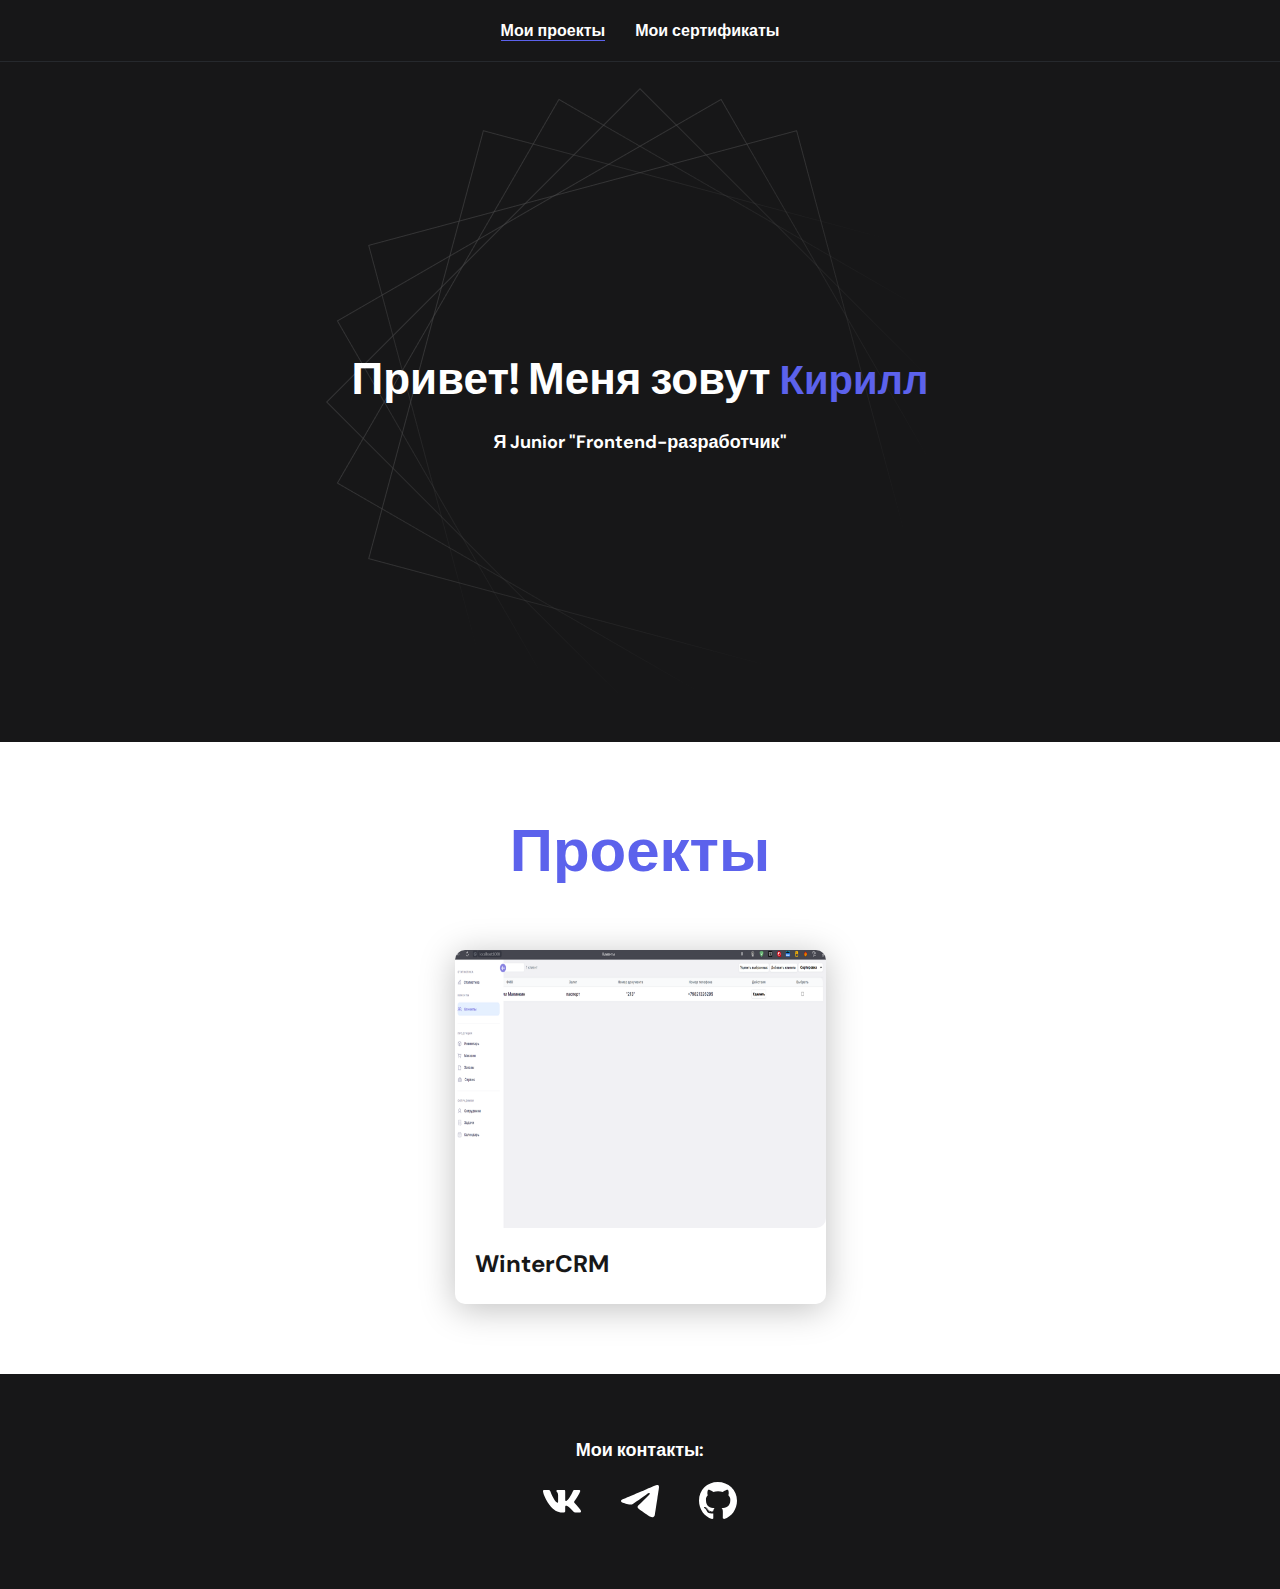
<file: index.html>
<!DOCTYPE html>
<html lang="ru">
  <head>
    <meta charset="UTF-8" />
    <meta name="viewport" content="width=device-width, initial-scale=1.0" />
    <link rel="stylesheet" href="./css/main.css" />
    <title>Мое портфолио</title>
  </head>
  <body>
    <nav class="nav__wrapper">
      <div class="nav__container">
        <ul class="nav-list">
          <li class="nav-list__item">
            <a class="nav-list__link active" href="./index.html">Мои проекты</a>
          </li>
          <li class="nav-list__item">
            <a class="nav-list__link" href="./temp/skills.html"
              >Мои сертификаты</a
            >
          </li>
        </ul>
      </div>
    </nav>
    <header class="header">
      <div class="header__wrapper">
        <h1 class="header__title">Привет! Меня зовут <em>Кирилл</em></h1>
        <div class="header__text">Я Junior "Frontend-разработчик"</div>
      </div>
    </header>
    <main>
      <section class="section">
        <div class="projects__wrapper">
          <h2 class="title-1">Проекты</h2>
          <div class="project__cards">
            <div class="project-card">
              <a href="./temp/wintercrm.html">
                <div class="project-card__image">
                  <img src="./img/WinterCRM-2.png" alt="Проект WinterCRM" />
                </div>
                <div class="project-card__text">WinterCRM</div>
              </a>
            </div>
          </div>
        </div>
      </section>
    </main>
    <footer class="footer">
      <div class="footer__wrapper">
        <div class="footer__header">Мои контакты:</div>
        <div class="footer__icons">
          <a href="https://vk.com/kekhar72"
            ><img src="../img/icons/icon_vk.svg" alt="Иконка ВКонтакте"
          /></a>
          <a href="https://t.me/+79821326295"
            ><img src="../img/icons/icon _telegram_.svg" alt="Иконка Telegram"
          /></a>
          <a href="https://github.com/kekhar"
            ><img src="../img/icons/icon_gitHub.svg" alt="Иконка GitHub"
          /></a>
        </div>
      </div>
    </footer>
  </body>
</html>
</file>
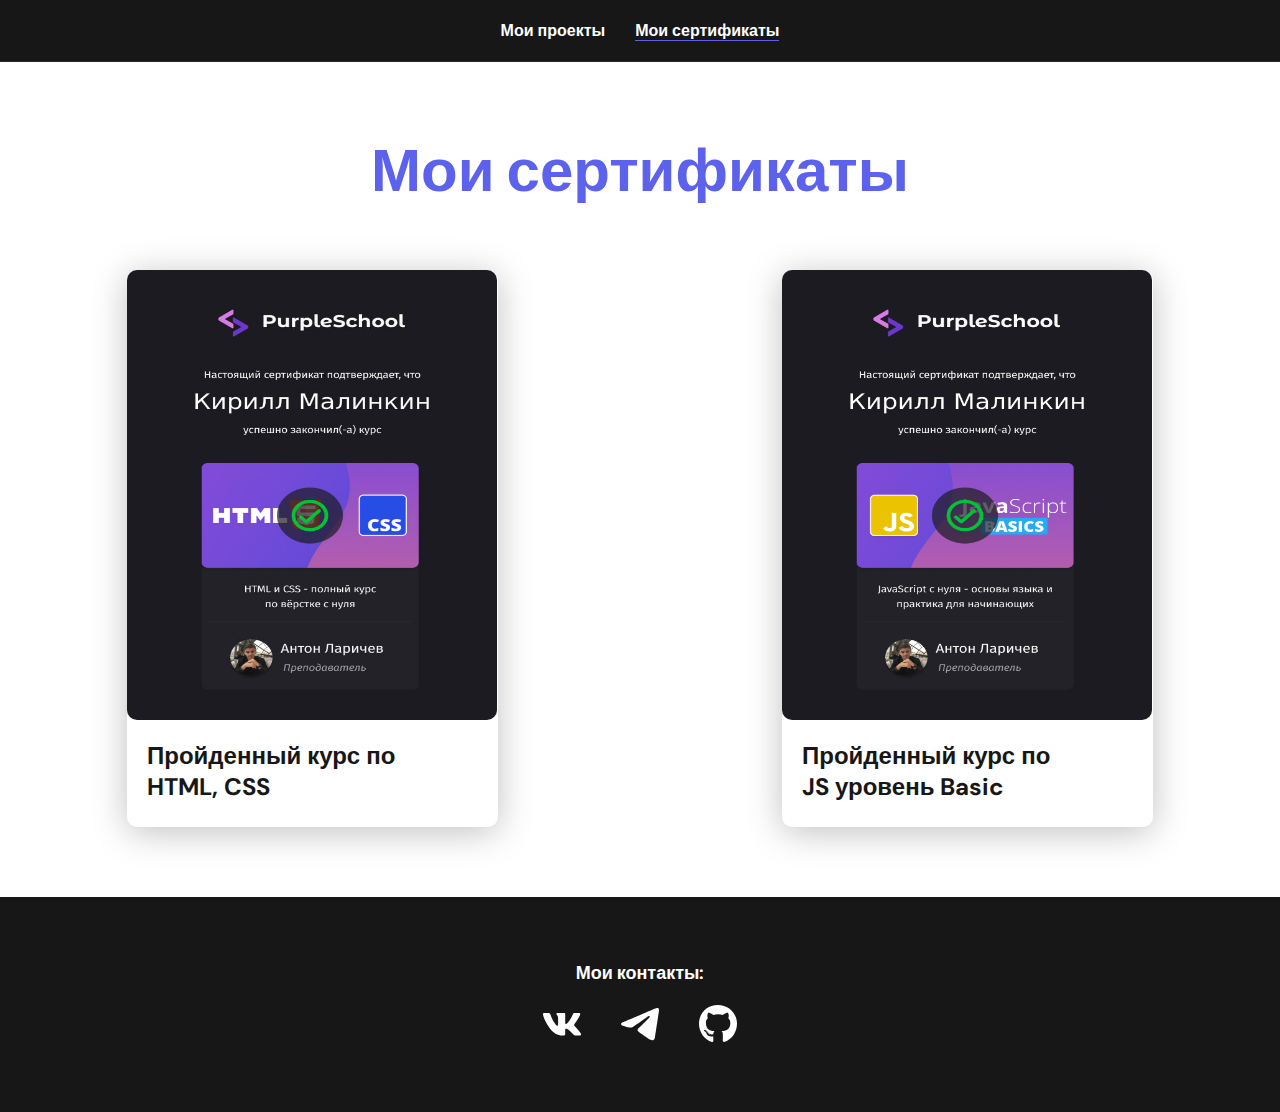
<file: temp/skills.html>
<!DOCTYPE html>
<html lang="en">
  <head>
    <meta charset="UTF-8" />
    <meta name="viewport" content="width=device-width, initial-scale=1.0" />
    <link rel="stylesheet" href="../css/main.css" />
    <title>Сертификаты</title>
  </head>
  <body>
    <nav class="nav__wrapper">
      <div class="nav__container">
        <ul class="nav-list">
          <li class="nav-list__item">
            <a class="nav-list__link" href="../index.html">Мои проекты</a>
          </li>
          <li class="nav-list__item">
            <a class="nav-list__link active" href="./skills.html"
              >Мои сертификаты</a
            >
          </li>
        </ul>
      </div>
    </nav>
    <main>
      <section class="section">
        <div class="projects__wrapper">
          <h2 class="title-1">Мои сертификаты</h2>
          <div class="project__cards">
            <div class="project-card skills__card">
              <div class="skills-card__image">
                <img
                  src="../img/html-purpleSchool.jpg"
                  alt="Сертификат по HTML"
                />
              </div>
              <div class="project-card__text">Пройденный курс по HTML, CSS</div>
            </div>
            <div class="project-card skills__card">
              <div class="skills-card__image">
                <img
                  src="../img/js-purpleSchool.png"
                  alt="Сертификат по JS Basic"
                />
              </div>
              <div class="project-card__text">
                Пройденный курс по JS уровень Basic
              </div>
            </div>
          </div>
        </div>
      </section>
    </main>
    <footer class="footer">
      <div class="footer__wrapper">
        <div class="footer__header">Мои контакты:</div>
        <div class="footer__icons">
          <a href="https://vk.com/kekhar72"
            ><img src="../img/icons/icon_vk.svg" alt="Иконка ВКонтакте"
          /></a>
          <a href="https://t.me/+79821326295"
            ><img src="../img/icons/icon _telegram_.svg" alt="Иконка Telegram"
          /></a>
          <a href="https://github.com/kekhar"
            ><img src="../img/icons/icon_gitHub.svg" alt="Иконка GitHub"
          /></a>
        </div>
      </div>
    </footer>
  </body>
</html>
</file>
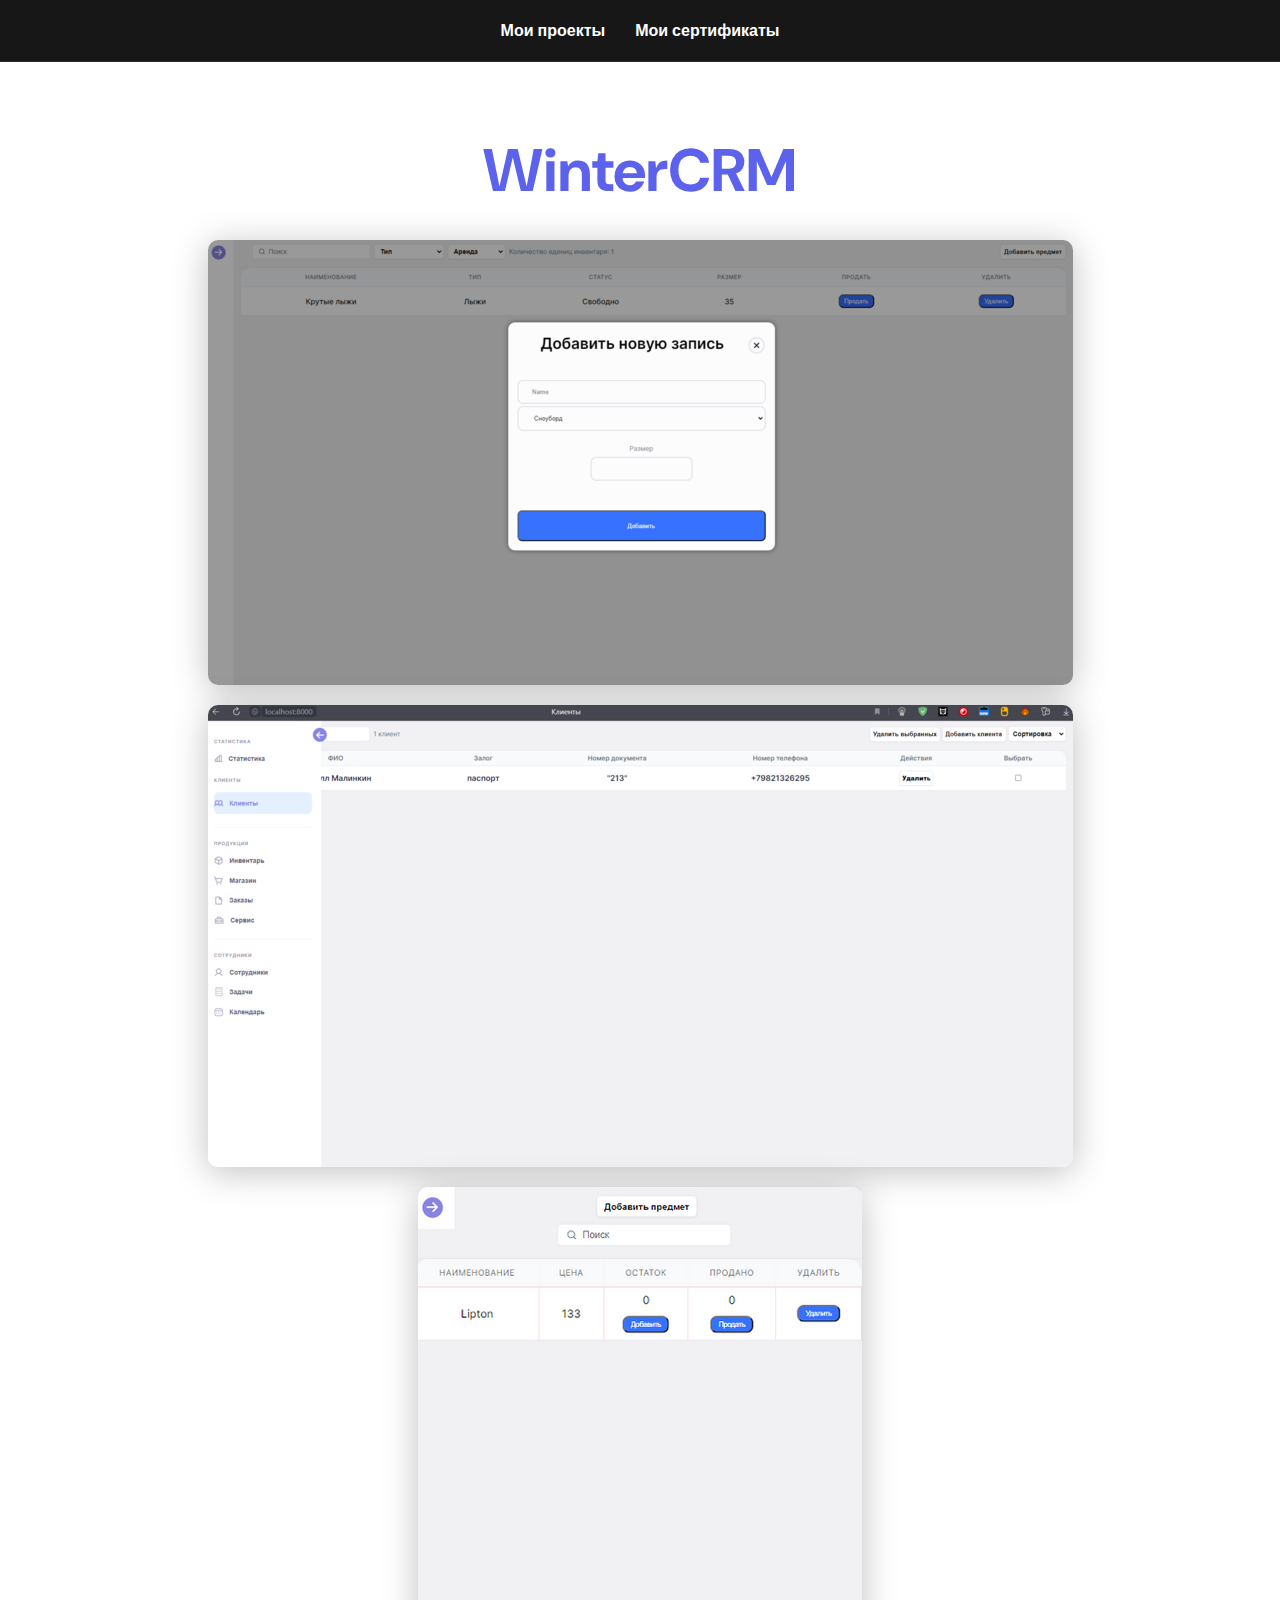
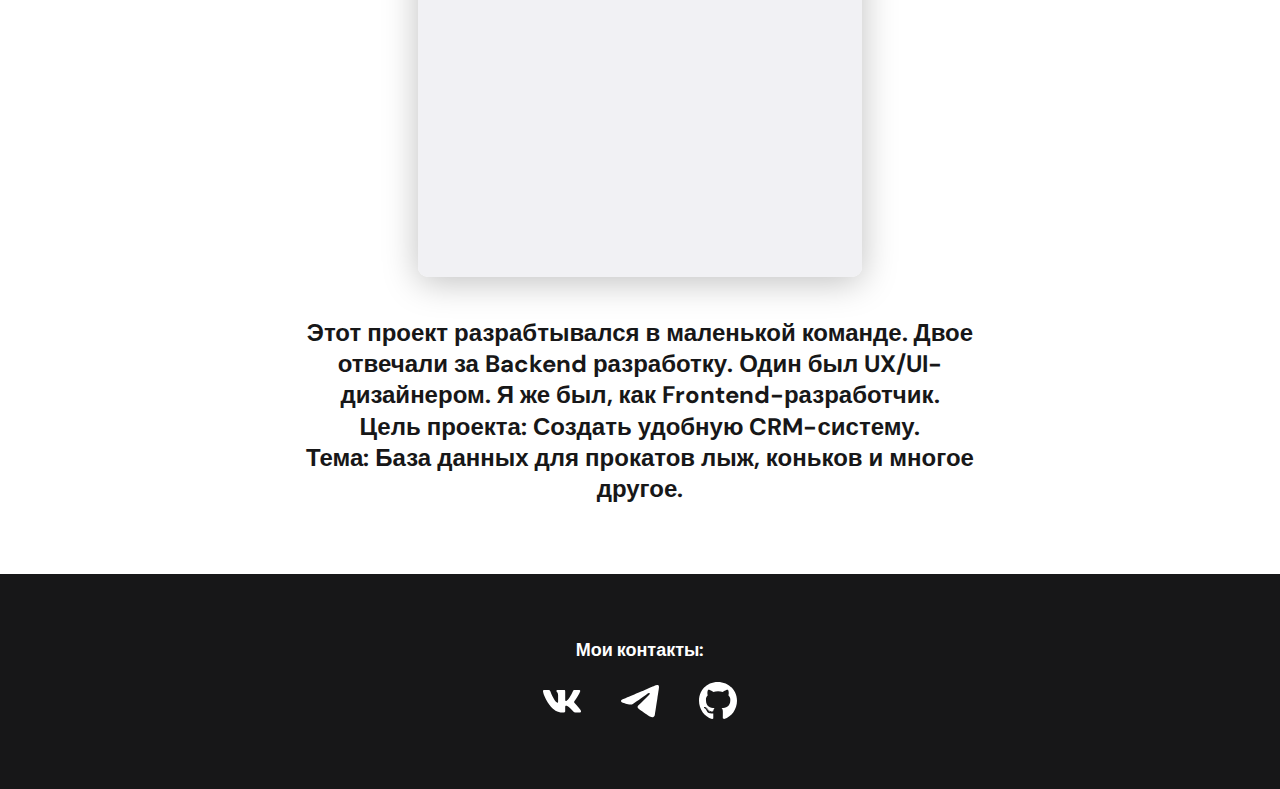
<file: temp/wintercrm.html>
<!DOCTYPE html>
<html lang="ru">
  <head>
    <meta charset="UTF-8" />
    <meta name="viewport" content="width=device-width, initial-scale=1.0" />
    <link rel="stylesheet" href="../css/main.css" />
    <title>WinterCRM</title>
  </head>
  <body>
    <nav class="nav__wrapper">
      <div class="nav__container">
        <ul class="nav-list">
          <li class="nav-list__item">
            <a class="nav-list__link" href="../index.html">Мои проекты</a>
          </li>
          <li class="nav-list__item">
            <a class="nav-list__link" href="./skills.html">Мои сертификаты</a>
          </li>
        </ul>
      </div>
    </nav>
    <main>
      <section class="section">
        <div class="wintercrm__wrapper">
          <h2 class="title-1">WinterCRM</h2>
          <div class="wintercrm__images">
            <img
              class="wintercrm-first__image"
              src="../img/WinterCRM-1.png"
              alt="WinterCRM интерфейс для вкладки инвентаря"
            />
            <img
              class="wintercrm-second__image"
              src="../img/WinterCRM-2.png"
              alt="WinterCRM интерфейс для вкладки клиента с slide_bar"
            />
            <img
              class="wintercrm-last__image"
              src="../img/WinterCRM-3.png"
              alt="WinterCRM при адаптива телефона для вкладки магазина"
            />
          </div>
          <p>
            Этот проект разрабтывался в маленькой команде. Двое отвечали за
            Backend разработку. Один был UX/UI-дизайнером. Я же был, как
            Frontend-разработчик. <br />
            Цель проекта: Создать удобную CRM-систему. <br />
            Тема: База данных для прокатов лыж, коньков и многое другое.
          </p>
        </div>
      </section>
    </main>
    <footer class="footer">
      <div class="footer__wrapper">
        <div class="footer__header">Мои контакты:</div>
        <div class="footer__icons">
          <a href="https://vk.com/kekhar72"
            ><img src="../img/icons/icon_vk.svg" alt="Иконка ВКонтакте"
          /></a>
          <a href="https://t.me/+79821326295"
            ><img src="../img/icons/icon _telegram_.svg" alt="Иконка Telegram"
          /></a>
          <a href="https://github.com/kekhar"
            ><img src="../img/icons/icon_gitHub.svg" alt="Иконка GitHub"
          /></a>
        </div>
      </div>
    </footer>
  </body>
</html>
</file>
<file: css/main.css>
@import url('https://fonts.googleapis.com/css2?family=DM+Sans:opsz,wght@9..40,400;9..40,500;9..40,700&display=swap');

:root {
    /* colors */
    --black: #171718;
    --light-black-border: #26292d;
    --white: #fff;
    --purple: #5c62ec;

    /* components */
    --dark-bg: var(--black);
    --text: var(--white);
    --text-black: var(--black);
    --dark-border: var(--light-black-border);
    --accent: var(--purple);
    --box-shadow: 0px 5px 35px 0px rgba(0, 0, 0, 0.25);
}

/* deffault settings */
* {
    font-family: 'DM Sans', sans-serif;
    margin: 0;
    padding: 0;
    box-sizing: border-box;
    color: var(--text);
    font-weight: 700;
    font-style: normal;
}

/* nav */
.nav__wrapper {
    padding: 20px 0;
    border-bottom: 1px solid var(--light-black-border);
    background-color: var(--dark-bg);
}

.nav-list {
    display: flex;
    align-items: center;
    justify-content: center;
    gap: 30px;
    font-size: 16px;
    font-weight: 500;
    list-style: none;
}

.nav-list__link {
    text-decoration: none;
    transition: opacity 0.2s ease-in;
    cursor: pointer;
}

.nav-list__link:hover {
    opacity: 0.8;
}

.nav-list__link.active {
    position: relative;
}

.nav-list__link.active::before {
    content: "";
    position: absolute;
    left: 0;
    bottom: 0;
    display: block;
    height: 2px;
    width: 100%;
    border-bottom: 1px solid var(--accent);
}

/* header */
.header {
    padding: 0 15px;
    min-height: 680px;
    background-color: var(--dark-bg);
    background-image: url('../img/squares.png');
    background-repeat: no-repeat;
    background-size: auto;
    background-position: center center;
    display: flex;
    justify-content: center;
    align-items: center;
    text-align: center;
}

.header__wrapper {
    max-width: 660px;
    padding: 0 15px;
}

.header__title {
    font-size: 44px;
    line-height: 140%;
    margin-bottom: 20px;
}

.header__title em {
    font-size: 40px;
    color: var(--accent);
}

.header__text {
    font-size: 18px;
    line-height: 133%;
}

/* projects for index.html */
.projects__wrapper {
    margin: 0 auto;
}

.title-1 {
    color: var(--accent);
    text-align: center;
    font-size: 60px;
    line-height: 130%;
}

.section {
    padding: 70px 0;
}

.project__cards {
    display: grid;
    grid-template-columns: repeat(auto-fit, minmax(370px, 371px));
    justify-content: space-around;
    align-items: center;
    margin-top: 60px;
    gap: 30px;
}

.project-card {
    width: 100%;
    height: 100%;
    background-color: var(--white);
    border-radius: 10px;
    box-shadow: var(--box-shadow);
    cursor: pointer;
}

.skills__card {
    cursor: default;
}

.project-card__image img {
    width: 100%;
    height: 278px;
    border-radius: 10px;
}

.project-card__text {
    color: var(--text-black);
    font-size: 24px;
    line-height: 130%;
    padding: 15px 73px 25px 20px;
}

/* wintercrm */
.wintercrm__wrapper {
    display: flex;
    flex-direction: column;
    justify-content: center;
    align-items: center;
}

.wintercrm__images {
    text-align: center;
    margin-top: 30px;
    display: flex;
    flex-direction: column;
    justify-content: center;
    align-items: center;
    gap: 20px;
    margin-bottom: 40px;
}

.wintercrm__images img {
    box-shadow: var(--box-shadow);
    border-radius: 10px;
}

.wintercrm-first__image {
    width: 865px;
    height: 445px;
}

.wintercrm-second__image {
    width: 865;
    height: 462px;
}

.wintercrm-last__image {
    width: 444px;
    height: 690px;
}

.wintercrm__wrapper p {
    width: 58%;
    color: var(--text-black);
    text-align: center;
    font-size: 24px;
    font-style: normal;
    font-weight: 700;
    line-height: 130%;
}

.skills-card__image img {
    width: 370px;
    height: 450px;
    border-radius: 10px;
}

/* footer */
.footer__wrapper {
    padding: 64px 0;
    background-color: var(--dark-bg);
    display: flex;
    justify-content: center;
    flex-direction: column;
    align-items: center;
}

.footer__header {
    font-size: 18px;
    margin-bottom: 20px;
}

.footer__icons {
    display: flex;
    justify-content: center;
    align-items: center;
    gap: 40px;
}
</file>
